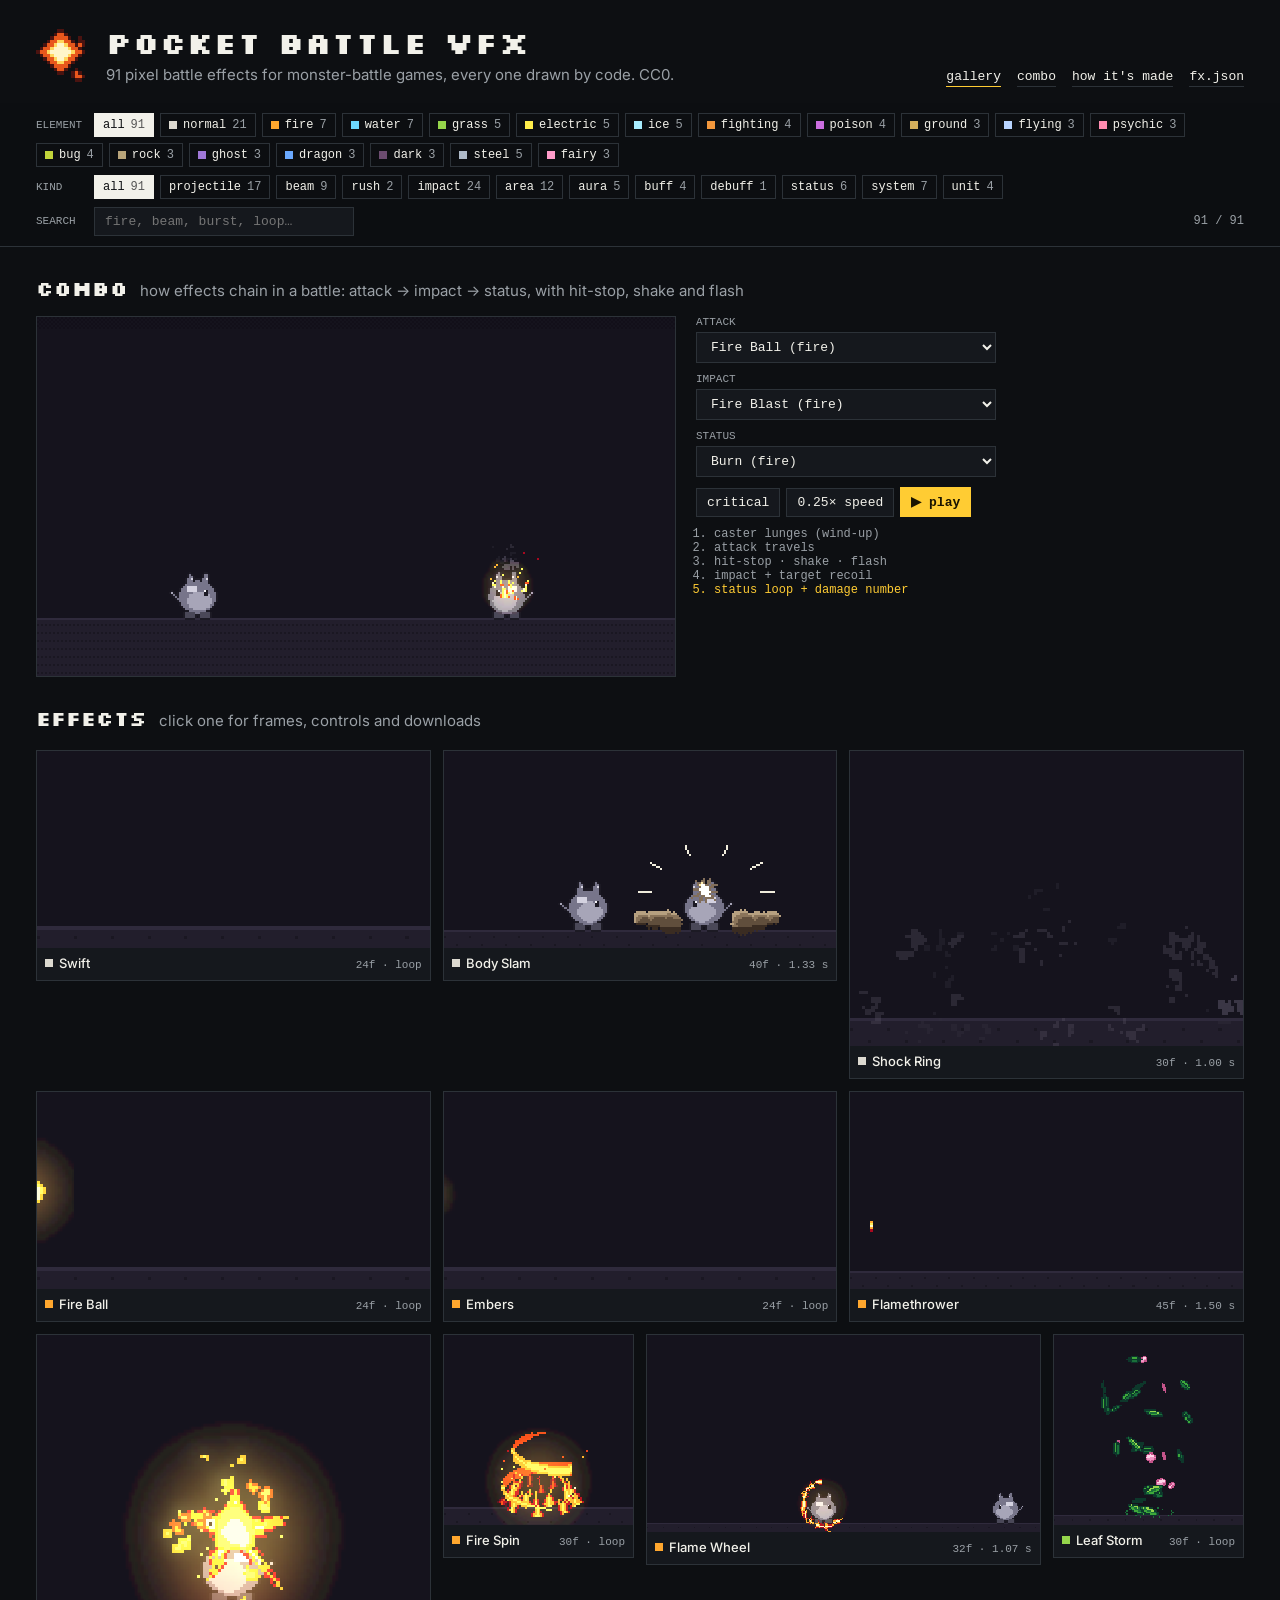
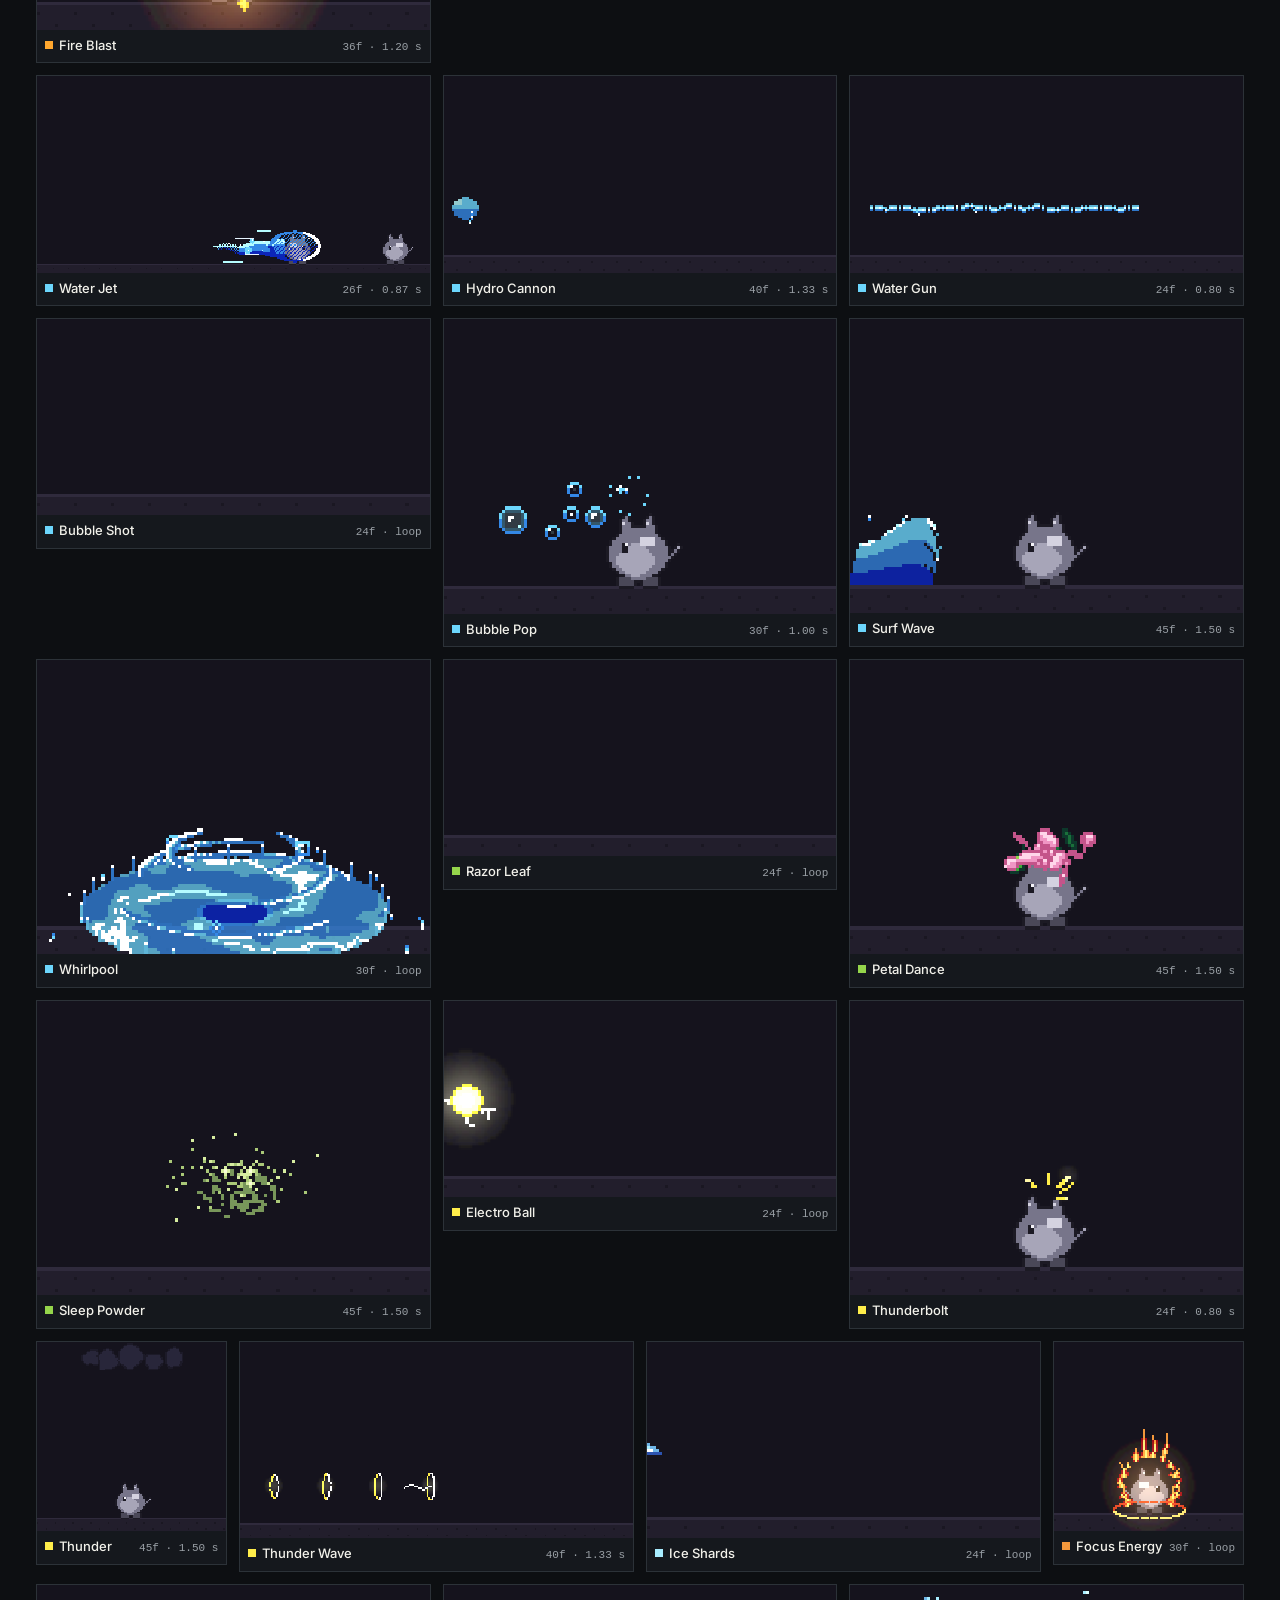
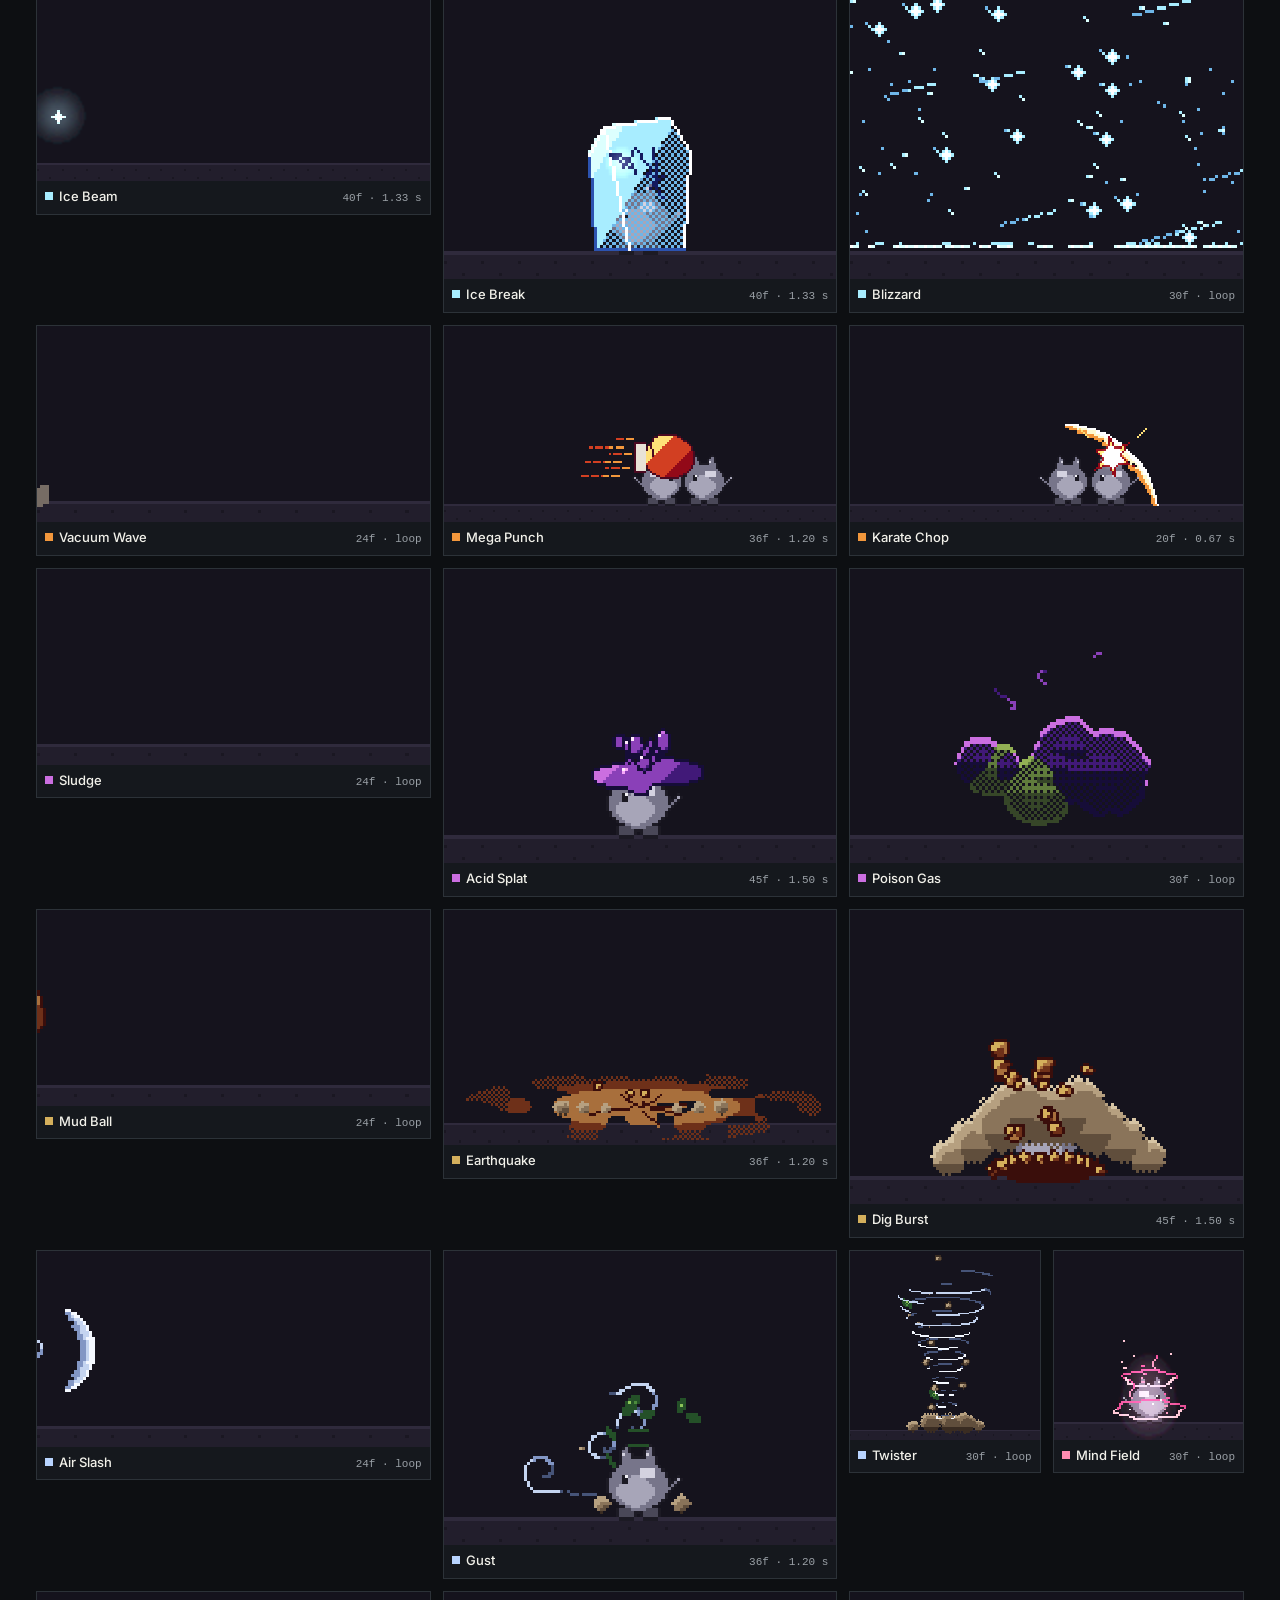
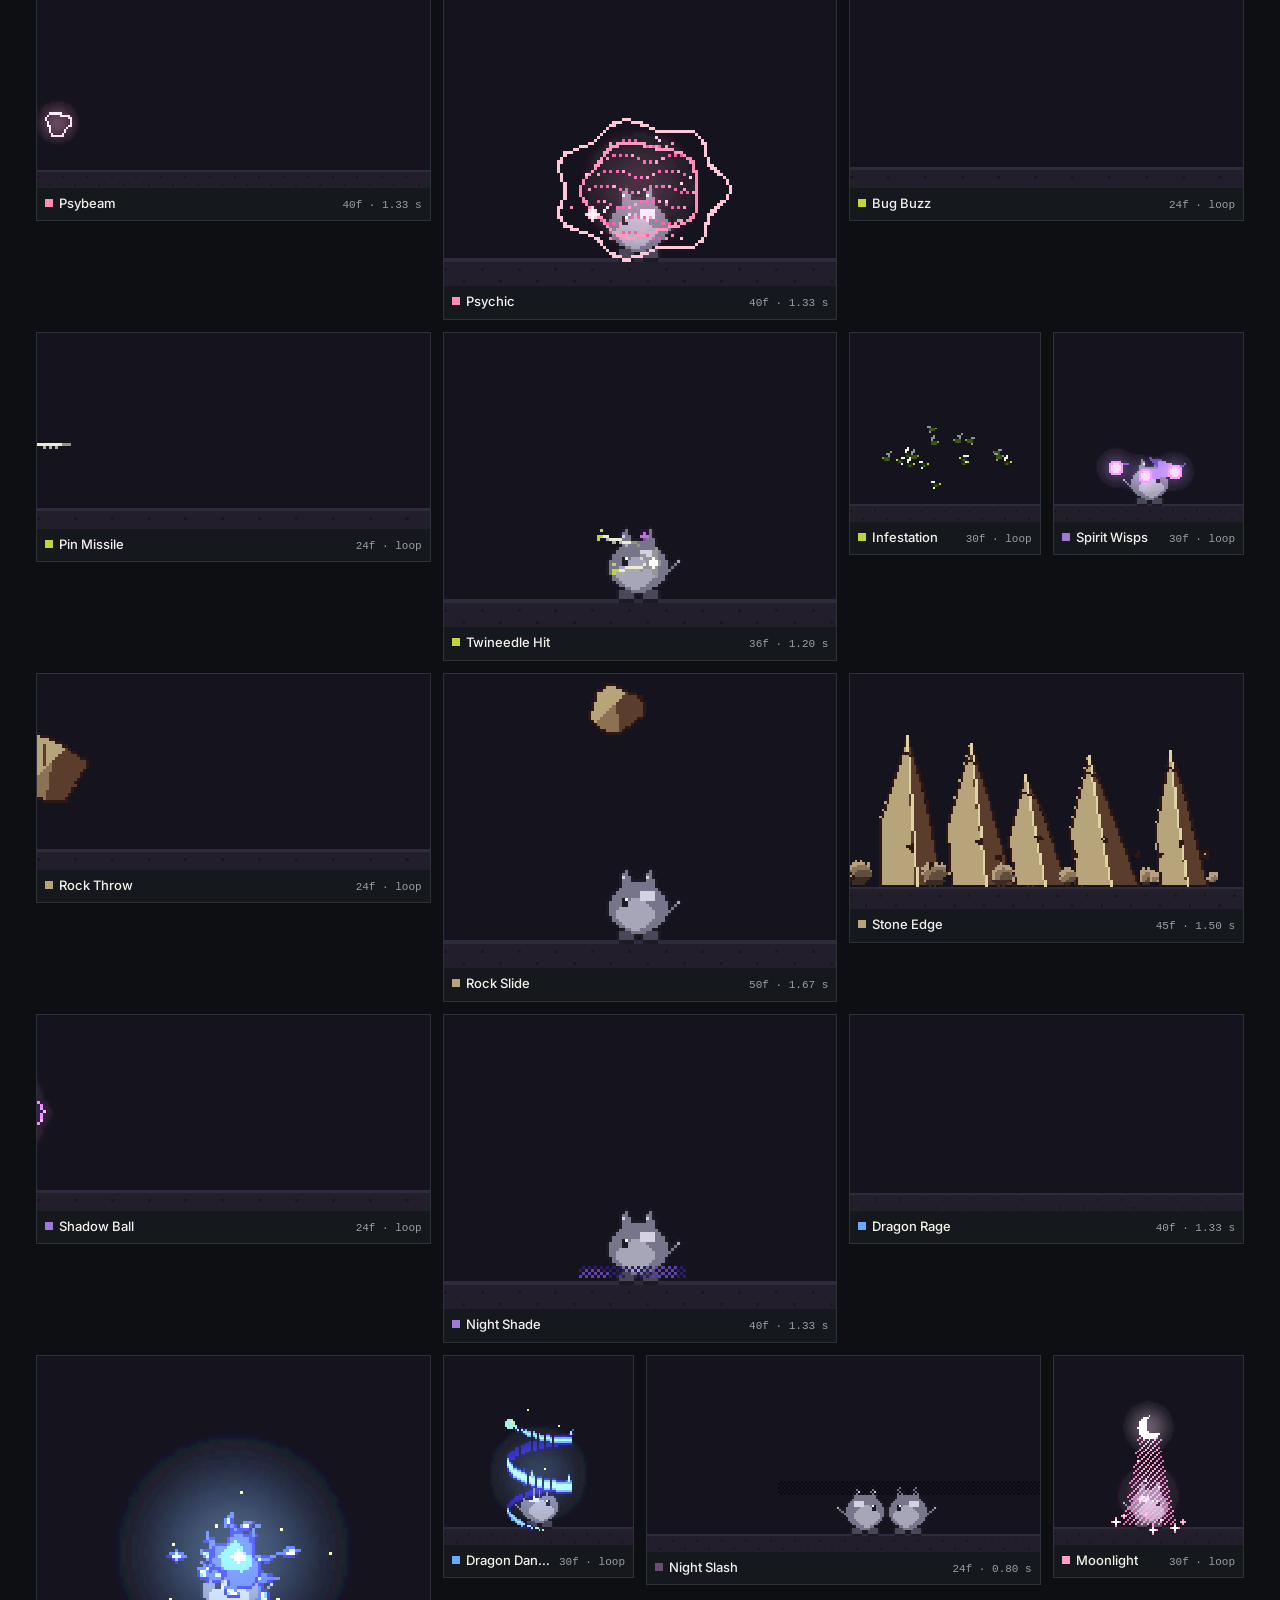
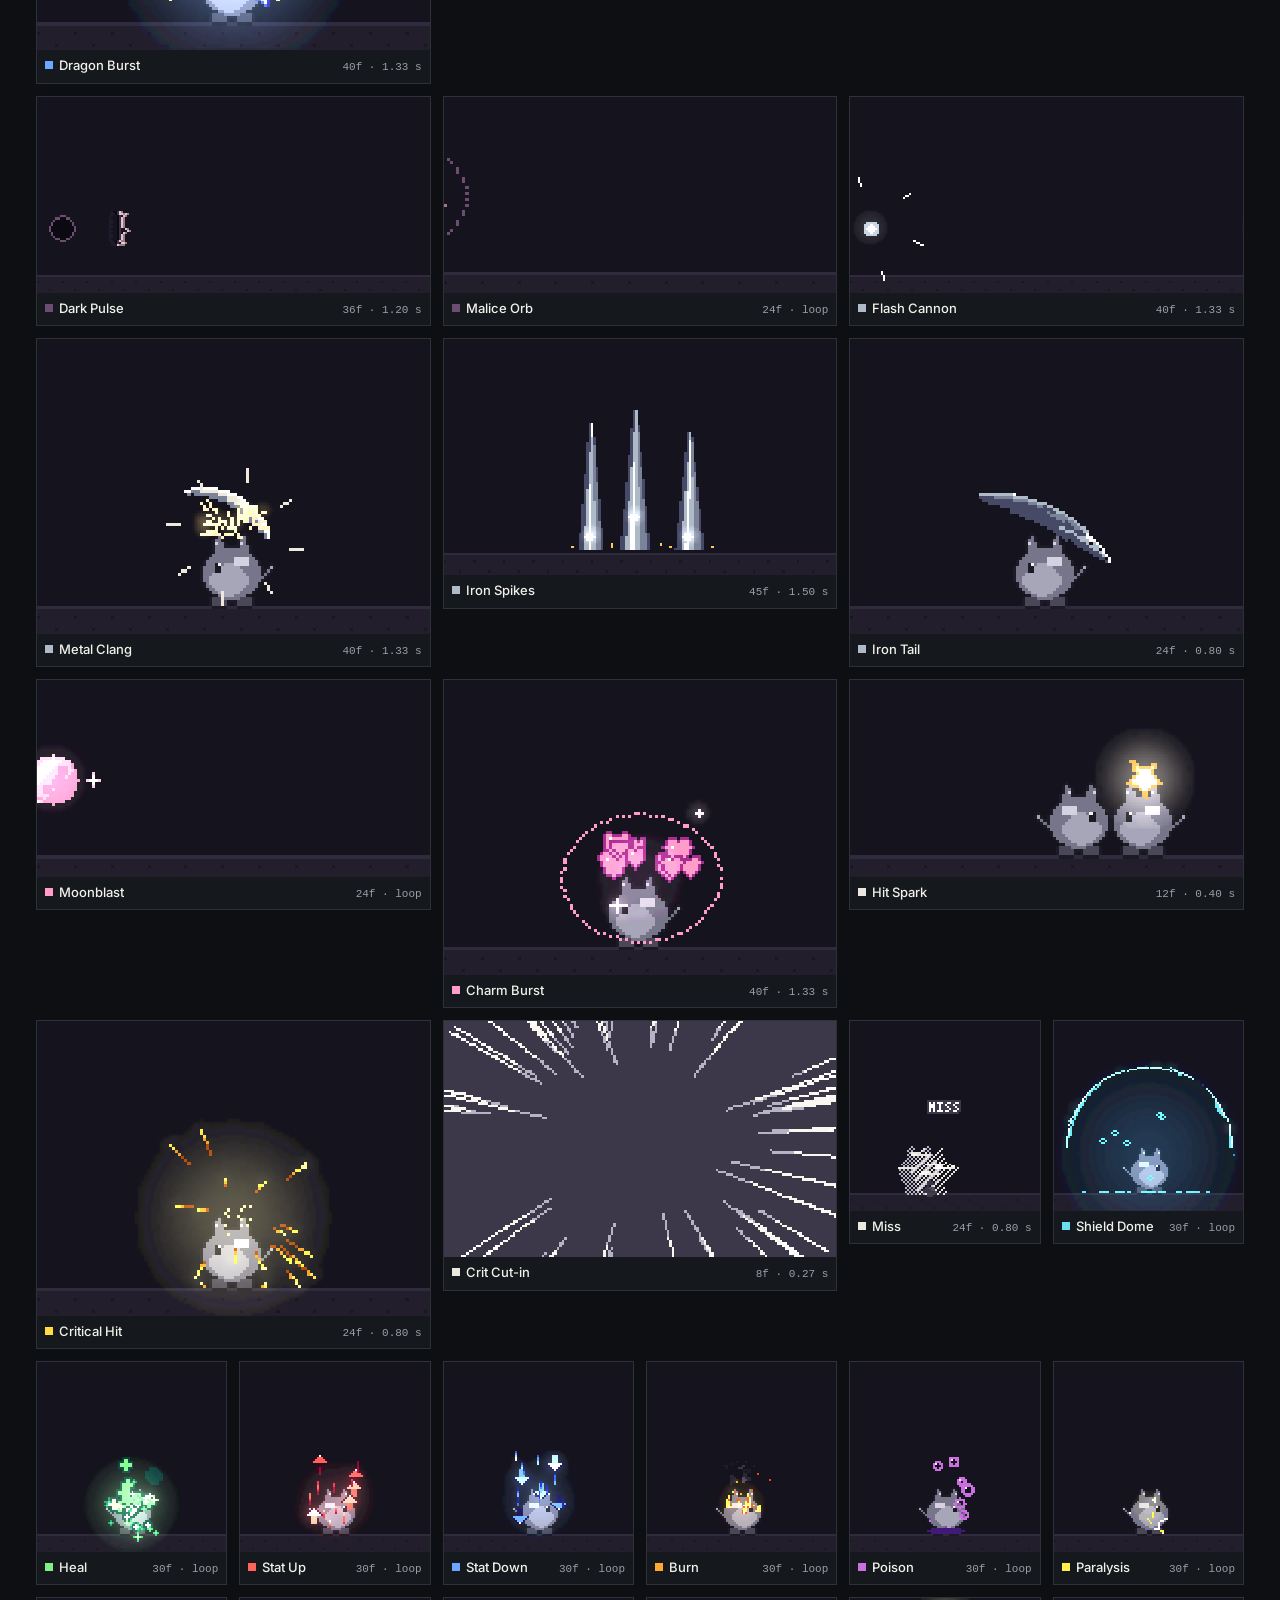
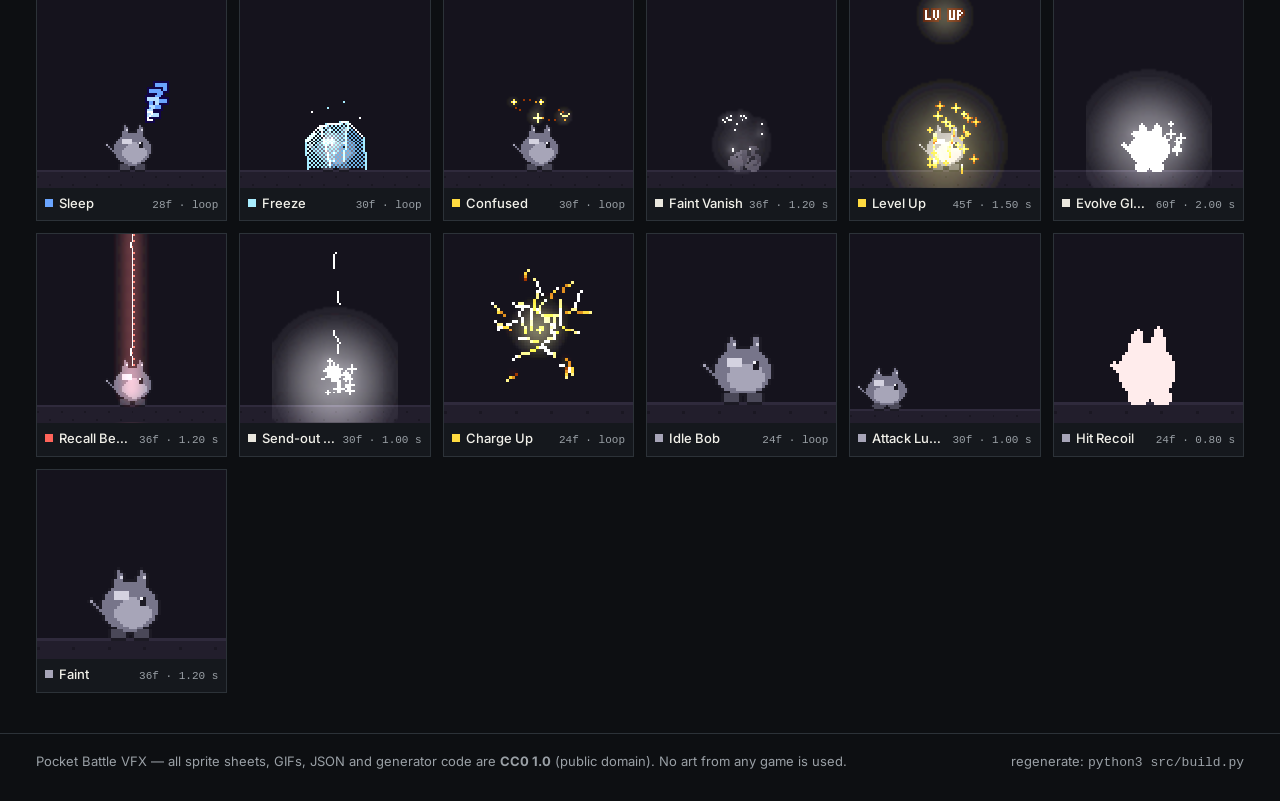
<file: index.html>
<!doctype html>
<html lang="en">
<head>
<meta charset="utf-8">
<meta name="viewport" content="width=device-width, initial-scale=1">
<title>Pocket Battle VFX</title>
<meta name="description" content="A free (CC0) pack of pixel-art battle effects for top-down monster-battle games: 18 elements, status loops, hits, unit animations. Every sprite sheet is drawn by code.">
<link rel="preconnect" href="https://fonts.googleapis.com">
<link rel="preconnect" href="https://fonts.gstatic.com" crossorigin>
<link rel="stylesheet" href="https://fonts.googleapis.com/css2?family=Silkscreen:wght@400;700&family=Inter:wght@400;500;700&display=swap">
<link rel="stylesheet" href="assets/style.css">
</head>
<body>
<header class="wrap head">
  <div class="brand">
    <canvas id="logo" width="16" height="16" aria-hidden="true"></canvas>
    <div>
      <h1>Pocket Battle VFX</h1>
      <p><span id="total">0</span> pixel battle effects for monster-battle games, every one drawn by code. CC0.</p>
    </div>
  </div>
  <nav class="nav">
    <a href="index.html" aria-current="page">gallery</a>
    <a href="#combo">combo</a>
    <a href="how.html">how it's made</a>
    <a href="fx.json">fx.json</a>
  </nav>
</header>

<div class="bar">
  <div class="wrap">
    <div class="row scroll" id="elements" role="toolbar" aria-label="Element"><span class="lbl">element</span></div>
    <div class="row scroll" id="kinds" role="toolbar" aria-label="Kind"><span class="lbl">kind</span></div>
    <div class="row">
      <span class="lbl">search</span>
      <input id="q" type="search" placeholder="fire, beam, burst, loop…" aria-label="Search effects" autocomplete="off">
      <span class="count" id="shown"></span>
    </div>
  </div>
</div>

<main class="wrap">
  <section id="combo">
    <div class="sect"><h2>combo</h2><p>how effects chain in a battle: attack → impact → status, with hit-stop, shake and flash</p></div>
    <div class="combo">
      <div class="stage"><canvas id="combo-cv" width="640" height="360"></canvas></div>
      <form id="combo-form" onsubmit="return false">
        <label>attack<select id="c-attack"></select></label>
        <label>impact<select id="c-impact"></select></label>
        <label>status<select id="c-status"></select></label>
        <div class="ctl" style="margin:0">
          <button class="btn" type="button" id="c-crit" aria-pressed="false">critical</button>
          <button class="btn" type="button" id="c-slow" aria-pressed="false">0.25× speed</button>
          <button class="btn go" type="button" id="c-play">▶ play</button>
        </div>
        <ol class="timeline" id="c-steps">
          <li data-s="lunge">caster lunges (wind-up)</li>
          <li data-s="attack">attack travels</li>
          <li data-s="hit">hit-stop · shake · flash</li>
          <li data-s="impact">impact + target recoil</li>
          <li data-s="status">status loop + damage number</li>
        </ol>
      </form>
    </div>
  </section>
  <div class="sect"><h2>effects</h2><p>click one for frames, controls and downloads</p></div>
  <div class="grid" id="grid"></div>
  <p class="empty" id="none" hidden>Nothing matches. Try fire, beam, ring or loop.</p>
</main>

<dialog class="detail" id="detail" aria-labelledby="d-name">
  <div class="dgrid">
    <div class="dview"><canvas id="d-cv"></canvas><button class="btn close" id="d-close" type="button">close</button></div>
    <div class="dinfo">
      <h2 id="d-name"></h2>
      <div class="id" id="d-id"></div>
      <p id="d-notes"></p>
      <dl class="facts" id="d-facts"></dl>
      <div class="ctl"><span class="k">play</span><button class="btn" id="d-play" type="button">pause</button><button class="btn" id="d-again" type="button">again</button><button class="btn" id="d-loop" type="button">loop</button></div>
      <div class="ctl"><span class="k">fps</span><input type="range" id="d-fps" min="1" max="60" step="1"><output id="d-fps-o"></output></div>
      <div class="ctl" id="d-scale"><span class="k">scale</span></div>
      <div class="ctl"><span class="k">show</span><button class="btn" id="d-bg" type="button">backdrop</button><button class="btn" id="d-dummy" type="button">dummy</button></div>
      <div class="dl"><a class="btn" id="d-png" download>⬇ PNG sheet</a><a class="btn" id="d-json" download>⬇ JSON</a><a class="btn" id="d-gif" download>⬇ GIF</a></div>
    </div>
    <div class="strip"><p class="cap" id="d-cap"></p><div class="frames" id="d-frames"></div></div>
  </div>
</dialog>

<footer>
  <div class="wrap">
    <span>Pocket Battle VFX — all sprite sheets, GIFs, JSON and generator code are <b>CC0 1.0</b> (public domain). No art from any game is used.</span>
    <span>regenerate: <code>python3 src/build.py</code></span>
  </div>
</footer>
<script src="assets/app.js"></script>
</body>
</html>
</file>
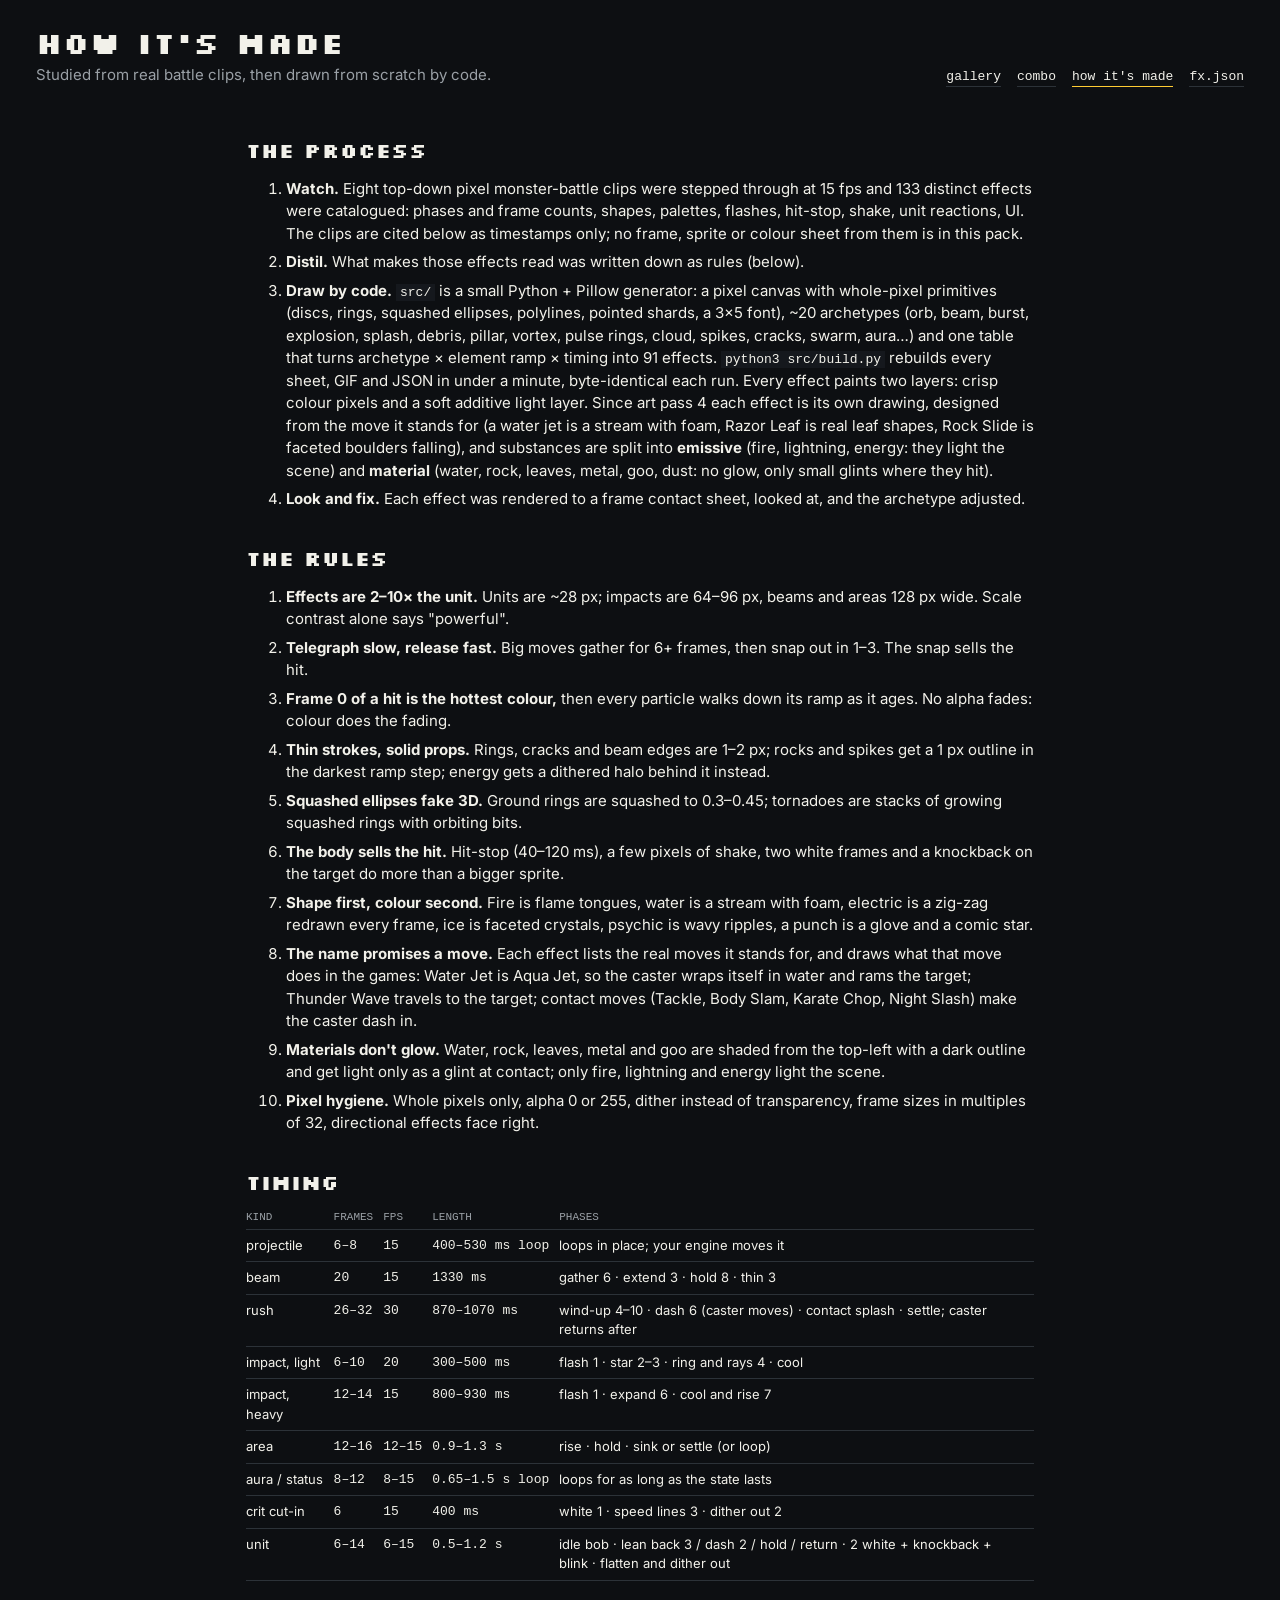
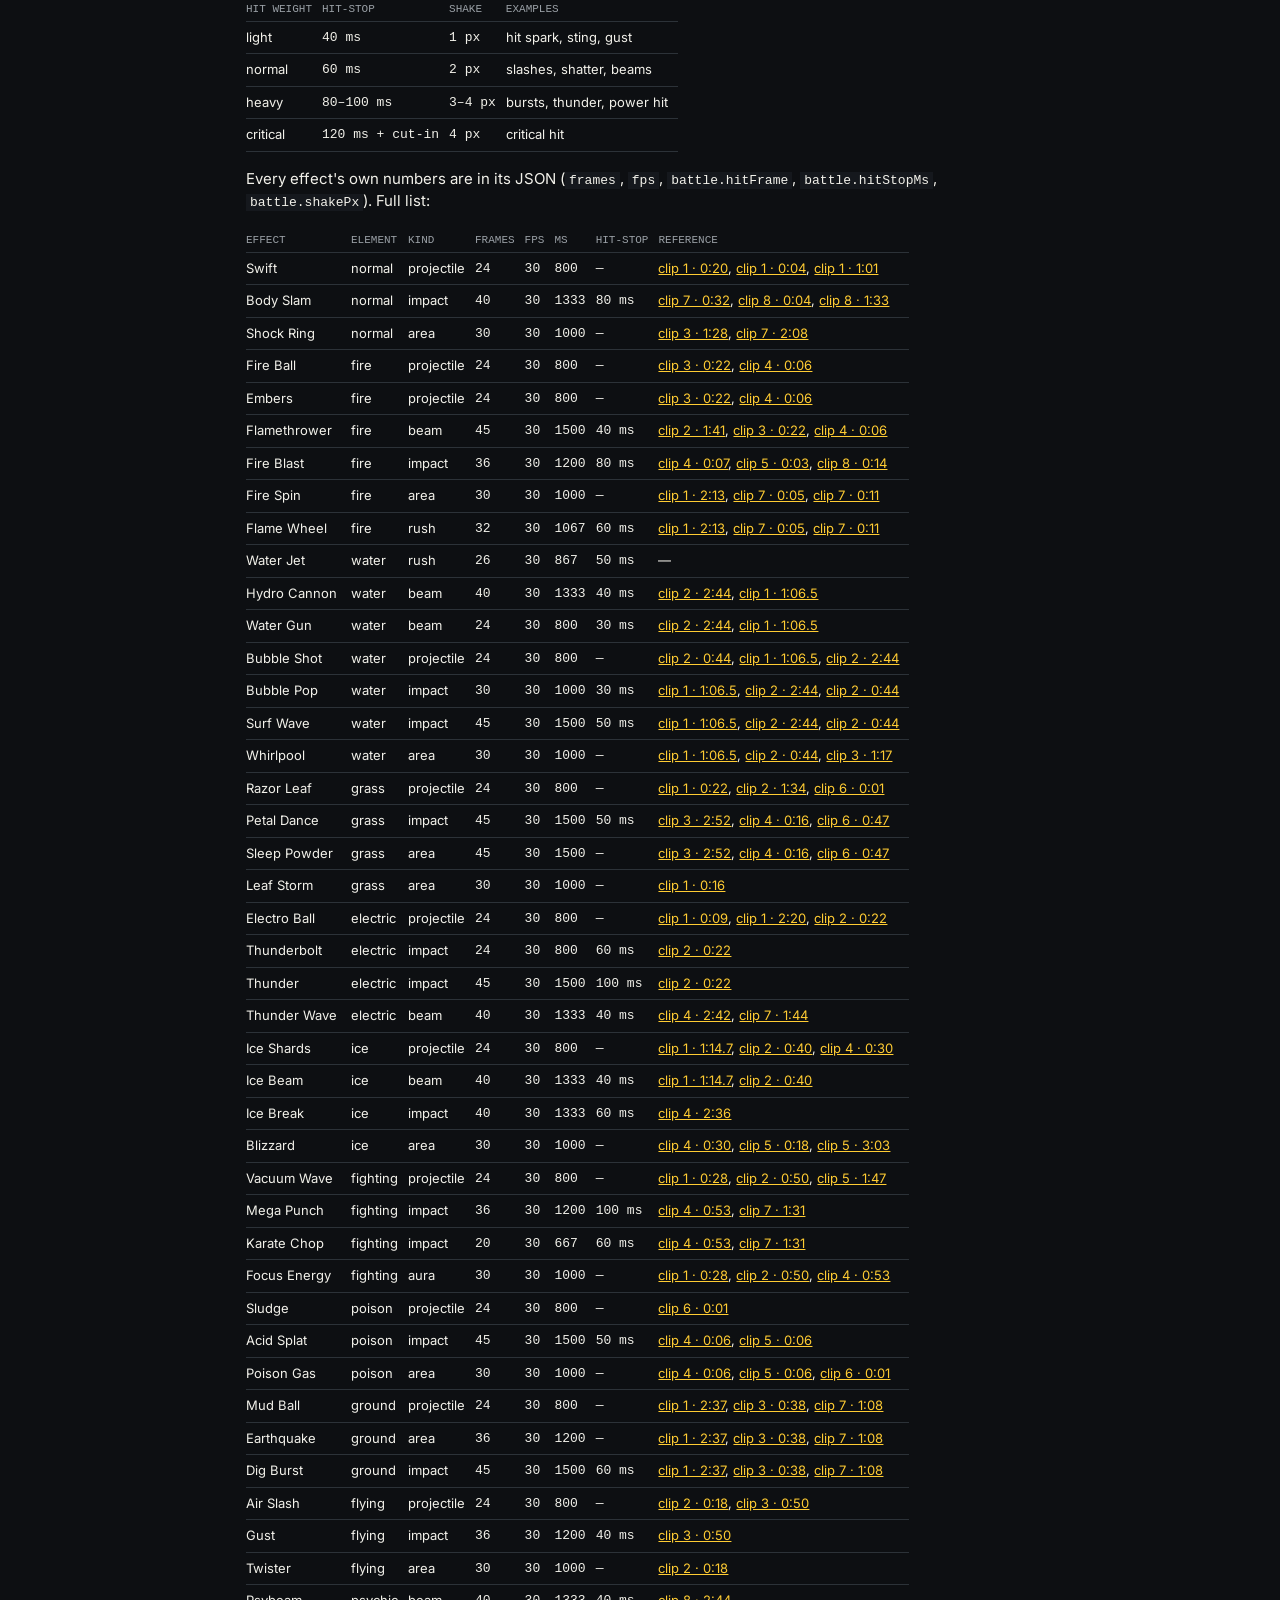
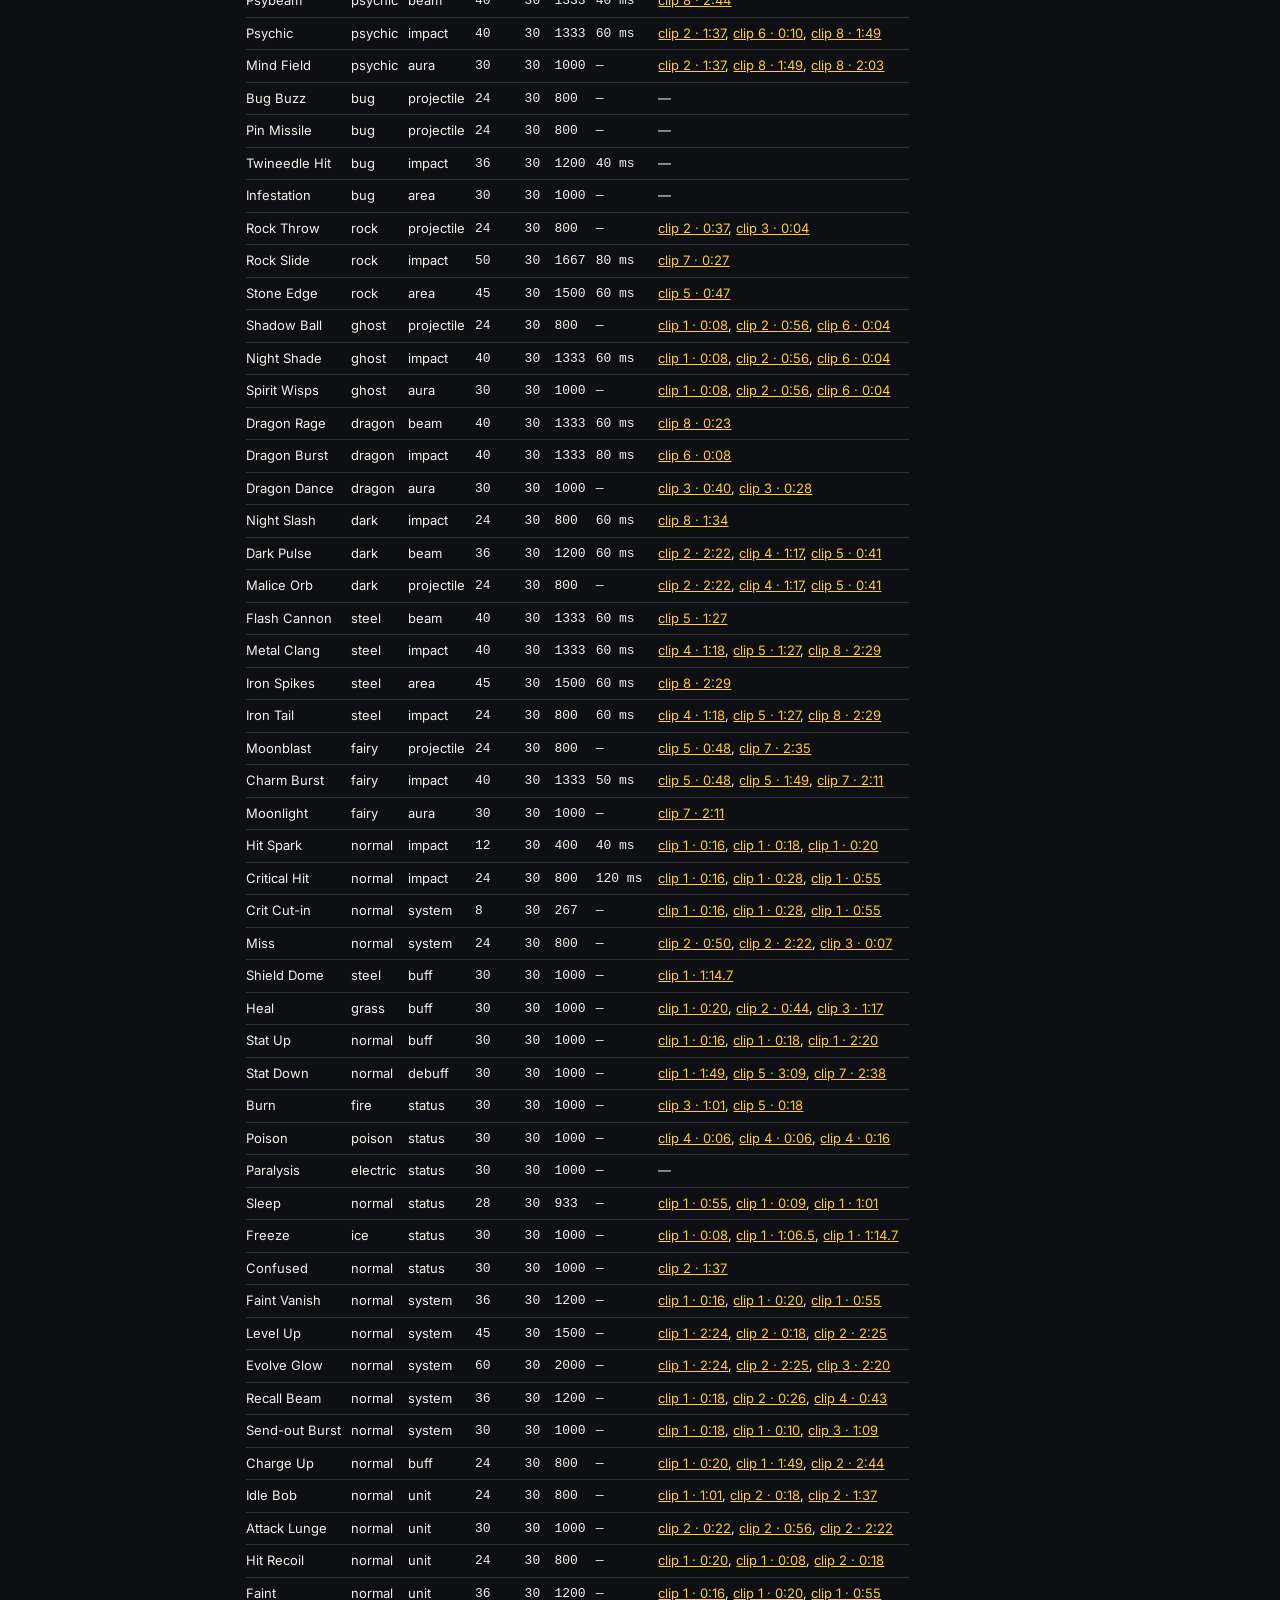
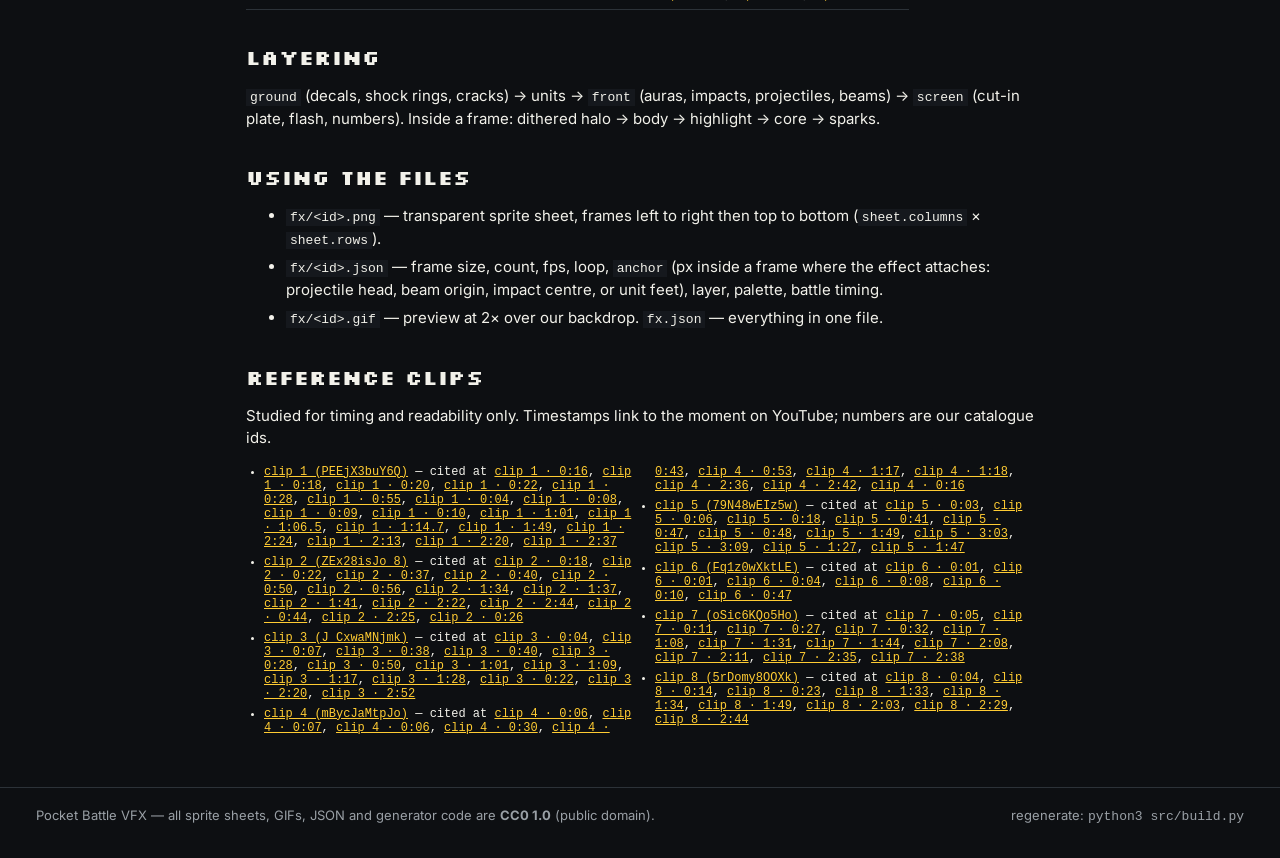
<file: how.html>
<!doctype html>
<html lang="en">
<head>
<meta charset="utf-8">
<meta name="viewport" content="width=device-width, initial-scale=1">
<title>How It's Made · Pocket Battle VFX</title>
<meta name="description" content="The style rules, timing tables and generator behind Pocket Battle VFX.">
<link rel="preconnect" href="https://fonts.googleapis.com">
<link rel="preconnect" href="https://fonts.gstatic.com" crossorigin>
<link rel="stylesheet" href="https://fonts.googleapis.com/css2?family=Silkscreen:wght@400;700&family=Inter:wght@400;500;700&display=swap">
<link rel="stylesheet" href="assets/style.css">
</head>
<body>
<header class="wrap head">
  <div class="brand">
    <div>
      <h1>How it's made</h1>
      <p>Studied from real battle clips, then drawn from scratch by code.</p>
    </div>
  </div>
  <nav class="nav">
    <a href="index.html">gallery</a>
    <a href="index.html#combo">combo</a>
    <a href="how.html" aria-current="page">how it's made</a>
    <a href="fx.json">fx.json</a>
  </nav>
</header>
<main class="wrap prose">
  <h2>the process</h2>
  <ol>
    <li><b>Watch.</b> Eight top-down pixel monster-battle clips were stepped through at 15 fps and 133 distinct
      effects were catalogued: phases and frame counts, shapes, palettes, flashes, hit-stop, shake, unit reactions,
      UI. The clips are cited below as timestamps only; no frame, sprite or colour sheet from them is in this pack.</li>
    <li><b>Distil.</b> What makes those effects read was written down as rules (below).</li>
    <li><b>Draw by code.</b> <code>src/</code> is a small Python + Pillow generator: a pixel canvas with whole-pixel
      primitives (discs, rings, squashed ellipses, polylines, pointed shards, a 3×5 font), ~20 archetypes (orb,
      beam, burst, explosion, splash, debris, pillar, vortex, pulse rings, cloud, spikes, cracks, swarm, aura…) and
      one table that turns archetype × element ramp × timing into <span id="n"></span> effects.
      <code>python3 src/build.py</code> rebuilds every sheet, GIF and JSON in under a minute, byte-identical each run.
      Every effect paints two layers: crisp colour pixels and a soft additive light layer. Since art pass 4 each
      effect is its own drawing, designed from the move it stands for (a water jet is a stream with foam, Razor
      Leaf is real leaf shapes, Rock Slide is faceted boulders falling), and substances are split into
      <b>emissive</b> (fire, lightning, energy: they light the scene) and <b>material</b> (water, rock, leaves,
      metal, goo, dust: no glow, only small glints where they hit).</li>
    <li><b>Look and fix.</b> Each effect was rendered to a frame contact sheet, looked at, and the archetype adjusted.</li>
  </ol>

  <h2>the rules</h2>
  <ol>
    <li><b>Effects are 2–10× the unit.</b> Units are ~28 px; impacts are 64–96 px, beams and areas 128 px wide.
      Scale contrast alone says "powerful".</li>
    <li><b>Telegraph slow, release fast.</b> Big moves gather for 6+ frames, then snap out in 1–3. The snap sells the hit.</li>
    <li><b>Frame 0 of a hit is the hottest colour,</b> then every particle walks down its ramp as it ages. No alpha
      fades: colour does the fading.</li>
    <li><b>Thin strokes, solid props.</b> Rings, cracks and beam edges are 1–2 px; rocks and spikes get a 1 px outline
      in the darkest ramp step; energy gets a dithered halo behind it instead.</li>
    <li><b>Squashed ellipses fake 3D.</b> Ground rings are squashed to 0.3–0.45; tornadoes are stacks of growing
      squashed rings with orbiting bits.</li>
    <li><b>The body sells the hit.</b> Hit-stop (40–120 ms), a few pixels of shake, two white frames and a knockback on
      the target do more than a bigger sprite.</li>
    <li><b>Shape first, colour second.</b> Fire is flame tongues, water is a stream with foam, electric is a
      zig-zag redrawn every frame, ice is faceted crystals, psychic is wavy ripples, a punch is a glove and a comic star.</li>
    <li><b>The name promises a move.</b> Each effect lists the real moves it stands for, and draws what that move
      does in the games: Water Jet is Aqua Jet, so the caster wraps itself in water and rams the target; Thunder
      Wave travels to the target; contact moves (Tackle, Body Slam, Karate Chop, Night Slash) make the caster dash in.</li>
    <li><b>Materials don't glow.</b> Water, rock, leaves, metal and goo are shaded from the top-left with a dark
      outline and get light only as a glint at contact; only fire, lightning and energy light the scene.</li>
    <li><b>Pixel hygiene.</b> Whole pixels only, alpha 0 or 255, dither instead of transparency, frame sizes in
      multiples of 32, directional effects face right.</li>
  </ol>

  <h2>timing</h2>
  <table>
    <thead><tr><th>kind</th><th>frames</th><th>fps</th><th>length</th><th>phases</th></tr></thead>
    <tbody>
      <tr><td>projectile</td><td class="n">6–8</td><td class="n">15</td><td class="n">400–530 ms loop</td><td>loops in place; your engine moves it</td></tr>
      <tr><td>beam</td><td class="n">20</td><td class="n">15</td><td class="n">1330 ms</td><td>gather 6 · extend 3 · hold 8 · thin 3</td></tr>
      <tr><td>rush</td><td class="n">26–32</td><td class="n">30</td><td class="n">870–1070 ms</td><td>wind-up 4–10 · dash 6 (caster moves) · contact splash · settle; caster returns after</td></tr>
      <tr><td>impact, light</td><td class="n">6–10</td><td class="n">20</td><td class="n">300–500 ms</td><td>flash 1 · star 2–3 · ring and rays 4 · cool</td></tr>
      <tr><td>impact, heavy</td><td class="n">12–14</td><td class="n">15</td><td class="n">800–930 ms</td><td>flash 1 · expand 6 · cool and rise 7</td></tr>
      <tr><td>area</td><td class="n">12–16</td><td class="n">12–15</td><td class="n">0.9–1.3 s</td><td>rise · hold · sink or settle (or loop)</td></tr>
      <tr><td>aura / status</td><td class="n">8–12</td><td class="n">8–15</td><td class="n">0.65–1.5 s loop</td><td>loops for as long as the state lasts</td></tr>
      <tr><td>crit cut-in</td><td class="n">6</td><td class="n">15</td><td class="n">400 ms</td><td>white 1 · speed lines 3 · dither out 2</td></tr>
      <tr><td>unit</td><td class="n">6–14</td><td class="n">6–15</td><td class="n">0.5–1.2 s</td><td>idle bob · lean back 3 / dash 2 / hold / return · 2 white + knockback + blink · flatten and dither out</td></tr>
    </tbody>
  </table>
  <table>
    <thead><tr><th>hit weight</th><th>hit-stop</th><th>shake</th><th>examples</th></tr></thead>
    <tbody>
      <tr><td>light</td><td class="n">40 ms</td><td class="n">1 px</td><td>hit spark, sting, gust</td></tr>
      <tr><td>normal</td><td class="n">60 ms</td><td class="n">2 px</td><td>slashes, shatter, beams</td></tr>
      <tr><td>heavy</td><td class="n">80–100 ms</td><td class="n">3–4 px</td><td>bursts, thunder, power hit</td></tr>
      <tr><td>critical</td><td class="n">120 ms + cut-in</td><td class="n">4 px</td><td>critical hit</td></tr>
    </tbody>
  </table>
  <p>Every effect's own numbers are in its JSON (<code>frames</code>, <code>fps</code>, <code>battle.hitFrame</code>,
    <code>battle.hitStopMs</code>, <code>battle.shakePx</code>). Full list:</p>
  <table id="all"><thead><tr><th>effect</th><th>element</th><th>kind</th><th>frames</th><th>fps</th><th>ms</th><th>hit-stop</th><th>reference</th></tr></thead><tbody></tbody></table>

  <h2>layering</h2>
  <p><code>ground</code> (decals, shock rings, cracks) → units → <code>front</code> (auras, impacts, projectiles,
    beams) → <code>screen</code> (cut-in plate, flash, numbers). Inside a frame: dithered halo → body → highlight →
    core → sparks.</p>

  <h2>using the files</h2>
  <ul>
    <li><code>fx/&lt;id&gt;.png</code> — transparent sprite sheet, frames left to right then top to bottom
      (<code>sheet.columns</code> × <code>sheet.rows</code>).</li>
    <li><code>fx/&lt;id&gt;.json</code> — frame size, count, fps, loop, <code>anchor</code> (px inside a frame where the
      effect attaches: projectile head, beam origin, impact centre, or unit feet), layer, palette, battle timing.</li>
    <li><code>fx/&lt;id&gt;.gif</code> — preview at 2× over our backdrop. <code>fx.json</code> — everything in one file.</li>
  </ul>

  <h2>reference clips</h2>
  <p>Studied for timing and readability only. Timestamps link to the moment on YouTube; numbers are our catalogue ids.</p>
  <ul class="refs" id="refs"></ul>
</main>
<footer>
  <div class="wrap">
    <span>Pocket Battle VFX — all sprite sheets, GIFs, JSON and generator code are <b>CC0 1.0</b> (public domain).</span>
    <span>regenerate: <code>python3 src/build.py</code></span>
  </div>
</footer>
<script>
(async () => {
  const [fx, refs] = await Promise.all([fetch("fx.json").then(r => r.json()), fetch("src/refs-index.json").then(r => r.json())]);
  document.getElementById("n").textContent = fx.count;
  const clips = {};
  const order = [];
  for (const id of Object.keys(refs)) {
    const v = refs[id].video;
    if (!clips[v]) { clips[v] = order.length + 1; order.push(v); }
  }
  const link = (id) => {
    const r = refs[id];
    const a = document.createElement("a");
    a.href = r.url; a.target = "_blank"; a.rel = "noopener";
    a.textContent = `clip ${clips[r.video]} · ${r.t}`;
    return a;
  };
  const tb = document.querySelector("#all tbody");
  const used = new Set();
  for (const d of fx.effects) {
    const tr = document.createElement("tr");
    const cells = [d.name, d.element, d.kind, d.frames, d.fps, d.durationMs, d.battle && d.battle.hitStopMs ? d.battle.hitStopMs + " ms" : "—"];
    cells.forEach((c, i) => { const td = document.createElement("td"); td.textContent = c; if (i >= 3) td.className = "n"; tr.append(td); });
    const td = document.createElement("td");
    (d.refs || []).forEach((id, i) => { if (!refs[id]) return; used.add(id); if (i) td.append(", "); td.append(link(id)); });
    if (!td.childNodes.length) td.textContent = "—";
    tr.append(td);
    tb.append(tr);
  }
  const ul = document.getElementById("refs");
  for (const v of order) {
    const li = document.createElement("li");
    const a = document.createElement("a");
    a.href = "https://www.youtube.com/watch?v=" + v; a.target = "_blank"; a.rel = "noopener";
    a.textContent = `clip ${clips[v]} (${v})`;
    li.append(a);
    const ids = Object.keys(refs).filter((id) => refs[id].video === v && used.has(id));
    if (ids.length) li.append(" — cited at ", ...ids.flatMap((id, i) => (i ? [", ", link(id)] : [link(id)])));
    ul.append(li);
  }
})();
</script>
</body>
</html>
</file>
<file: assets/style.css>
:root {
  --bg: #0d0f12;
  --panel: #15181d;
  --stage: #15131d;
  --ink: #f2f1ea;
  --quiet: #9aa0a6;
  --line: #2c3238;
  --accent: #ffcc33;
  --accent-ink: #1a1400;
  --pixel: "Silkscreen", ui-monospace, "SFMono-Regular", Menlo, monospace;
  --text: "Inter", system-ui, -apple-system, "Segoe UI", sans-serif;
  --mono: ui-monospace, "SFMono-Regular", Menlo, Consolas, monospace;
  color-scheme: dark;
}
* { box-sizing: border-box; }
html, body { margin: 0; background: var(--bg); color: var(--ink); font: 400 15px/1.5 var(--text); }
a { color: var(--accent); }
canvas, img.px { image-rendering: pixelated; image-rendering: crisp-edges; }
.wrap { max-width: 1240px; margin: 0 auto; padding: 0 16px; }

/* header */
.head { display: flex; align-items: flex-end; justify-content: space-between; gap: 16px; flex-wrap: wrap; padding: 28px 16px 16px; }
.brand { display: flex; align-items: center; gap: 14px; }
.brand canvas { width: 56px; height: 56px; }
.brand h1 { font: 700 30px/1 var(--pixel); margin: 0; letter-spacing: 1px; }
.brand p { margin: 6px 0 0; color: var(--quiet); }
.nav { display: flex; gap: 16px; font: 400 13px var(--mono); }
.nav a { color: var(--ink); text-decoration: none; border-bottom: 1px solid var(--line); padding-bottom: 2px; }
.nav a:hover, .nav a[aria-current="page"] { border-color: var(--accent); }

/* filter bar */
.bar { position: relative; z-index: 5; background: rgba(13, 15, 18, .94); backdrop-filter: blur(6px); border-bottom: 1px solid var(--line); }
.bar .wrap { display: flex; flex-direction: column; gap: 8px; padding-top: 10px; padding-bottom: 10px; }
.row { display: flex; gap: 6px; flex-wrap: wrap; align-items: center; }
.row .lbl { font: 400 11px var(--mono); color: var(--quiet); width: 52px; text-transform: uppercase; }
.chip { font: 400 12px var(--mono); color: var(--ink); background: transparent; border: 1px solid var(--line); padding: 4px 8px; cursor: pointer; display: inline-flex; align-items: center; gap: 6px; }
.chip i { width: 8px; height: 8px; display: inline-block; }
.chip span { color: var(--quiet); }
.chip:hover { border-color: var(--quiet); }
.chip[aria-pressed="true"] { background: var(--ink); color: var(--bg); border-color: var(--ink); }
.chip[aria-pressed="true"] span { color: #555; }
#q { font: 400 13px var(--mono); background: var(--panel); color: var(--ink); border: 1px solid var(--line); padding: 6px 10px; min-width: 0; flex: 1; max-width: 260px; }
.count { font: 400 12px var(--mono); color: var(--quiet); margin-left: auto; }

/* grid */
.grid { align-items: start; display: grid; grid-template-columns: repeat(auto-fill, minmax(168px, 1fr)); grid-auto-flow: dense; gap: 12px; padding: 18px 0 40px; }
.card { margin: 0; cursor: pointer; background: var(--panel); border: 1px solid var(--line); display: flex; flex-direction: column; }
.card.wide { grid-column: span 2; }
.card:hover, .card:focus-visible { border-color: var(--accent); outline: none; }
.card canvas { width: 100%; height: auto; display: block; background: var(--stage); }
.card figcaption { display: flex; justify-content: space-between; align-items: baseline; gap: 6px; padding: 6px 8px 7px; font-size: 13px; }
.card figcaption b { font-weight: 500; white-space: nowrap; overflow: hidden; text-overflow: ellipsis; }
.card figcaption span { font: 400 11px var(--mono); color: var(--quiet); white-space: nowrap; }
.tag { display: inline-block; width: 8px; height: 8px; margin-right: 6px; vertical-align: 1px; }
.empty { color: var(--quiet); text-align: center; padding: 40px 0; }

/* section heads */
.sect { display: flex; align-items: baseline; gap: 12px; margin: 28px 0 0; }
.sect h2 { font: 700 20px var(--pixel); margin: 0; }
.sect p { margin: 0; color: var(--quiet); }

/* combo */
.combo { display: grid; grid-template-columns: minmax(0, 640px) minmax(240px, 300px); gap: 20px; margin: 14px 0 8px; align-items: start; }
.combo .stage { background: var(--stage); border: 1px solid var(--line); position: relative; }
.combo canvas { width: 100%; height: auto; display: block; }
.combo form { display: flex; flex-direction: column; gap: 10px; }
.combo label { font: 400 11px var(--mono); color: var(--quiet); text-transform: uppercase; display: flex; flex-direction: column; gap: 4px; }
select, .btn { font: 400 13px var(--mono); background: var(--panel); color: var(--ink); border: 1px solid var(--line); padding: 6px 10px; }
.btn { cursor: pointer; }
.btn:hover { border-color: var(--quiet); }
.btn[aria-pressed="true"] { background: var(--ink); color: var(--bg); border-color: var(--ink); }
.btn.go { background: var(--accent); color: var(--accent-ink); border-color: var(--accent); font-weight: 700; }
.timeline { font: 400 12px var(--mono); color: var(--quiet); margin: 0; padding-left: 18px; }
.timeline li.on { color: var(--accent); }

/* detail dialog */
dialog.detail { width: min(1180px, 100vw - 24px); max-height: calc(100vh - 24px); padding: 0; border: 1px solid var(--line); background: var(--bg); color: var(--ink); }
dialog.detail::backdrop { background: rgba(0, 0, 0, .75); }
.dgrid { display: grid; grid-template-columns: minmax(0, 1fr) 340px; gap: 0; }
.dview { background: var(--stage); position: relative; display: flex; align-items: center; justify-content: center; min-height: 340px; overflow: auto; padding: 16px; }
.dview canvas { max-width: 100%; height: auto; }
.close { position: absolute; top: 10px; right: 10px; }
.dinfo { padding: 20px; border-left: 1px solid var(--line); }
.dinfo h2 { font: 700 24px/1.1 var(--pixel); margin: 0 0 4px; }
.dinfo .id { font: 400 12px var(--mono); color: var(--quiet); margin-bottom: 10px; }
.dinfo p { margin: 0 0 14px; }
.facts { display: grid; grid-template-columns: auto 1fr; gap: 3px 14px; font: 400 12px/1.5 var(--mono); margin: 0 0 16px; }
.facts dt { color: var(--quiet); }
.facts dd { margin: 0; }
.swatches { display: flex; gap: 2px; }
.swatches i { width: 16px; height: 16px; display: inline-block; border: 1px solid #0008; }
.ctl { display: flex; flex-wrap: wrap; gap: 6px; align-items: center; margin-bottom: 10px; }
.ctl > .k { font: 400 11px var(--mono); color: var(--quiet); width: 52px; text-transform: uppercase; }
.ctl input[type=range] { flex: 1; min-width: 100px; accent-color: var(--accent); }
.ctl output { font: 400 12px var(--mono); width: 48px; }
.dl { display: flex; gap: 6px; flex-wrap: wrap; margin-top: 14px; }
.dl a { text-decoration: none; }
.strip { grid-column: 1 / -1; border-top: 1px solid var(--line); padding: 12px 16px 16px; overflow-x: auto; }
.strip .frames { display: flex; gap: 4px; }
.strip canvas { background: var(--stage); border: 1px solid var(--line); cursor: pointer; flex: none; }
.strip canvas.on { border-color: var(--accent); }
.strip .cap { font: 400 11px var(--mono); color: var(--quiet); margin: 0 0 6px; }

/* how page */
.prose { max-width: 820px; padding-bottom: 40px; }
.prose h2 { font: 700 20px var(--pixel); margin: 34px 0 10px; }
.prose table { border-collapse: collapse; width: 100%; font-size: 13px; margin: 8px 0 16px; display: block; overflow-x: auto; }
.prose th, .prose td { text-align: left; border-bottom: 1px solid var(--line); padding: 6px 10px 6px 0; vertical-align: top; }
.prose th { color: var(--quiet); font: 400 11px var(--mono); text-transform: uppercase; }
.prose td.n { font-family: var(--mono); white-space: nowrap; }
.prose code { font: 400 13px var(--mono); background: var(--panel); padding: 1px 4px; }
.prose li { margin-bottom: 6px; }
.refs { columns: 2 260px; font: 400 12px var(--mono); padding-left: 18px; }

footer { border-top: 1px solid var(--line); color: var(--quiet); font-size: 13px; padding: 18px 0 30px; }
footer .wrap { display: flex; justify-content: space-between; gap: 12px; flex-wrap: wrap; }

@media (max-width: 860px) {
  .dgrid { grid-template-columns: minmax(0, 1fr); }
  .dinfo { border-left: 0; border-top: 1px solid var(--line); }
  .combo { grid-template-columns: minmax(0, 1fr); }
  dialog.detail { width: 100vw; max-width: 100vw; max-height: 100vh; height: 100vh; margin: 0; }
}
@media (max-width: 520px) {
  .grid { grid-template-columns: repeat(auto-fill, minmax(140px, 1fr)); gap: 8px; }
  .card.wide { grid-column: span 2; }
  .brand h1 { font-size: 22px; }
  .row .lbl { width: 100%; }
  .bar .row.scroll { flex-wrap: nowrap; overflow-x: auto; scrollbar-width: none; }
  #q { max-width: none; }
  .dview { min-height: 240px; }
}

@media (min-width: 861px) { .bar { position: sticky; top: 0; } #combo, #grid { scroll-margin-top: 170px; } }
[hidden] { display: none !important; }
</file>
